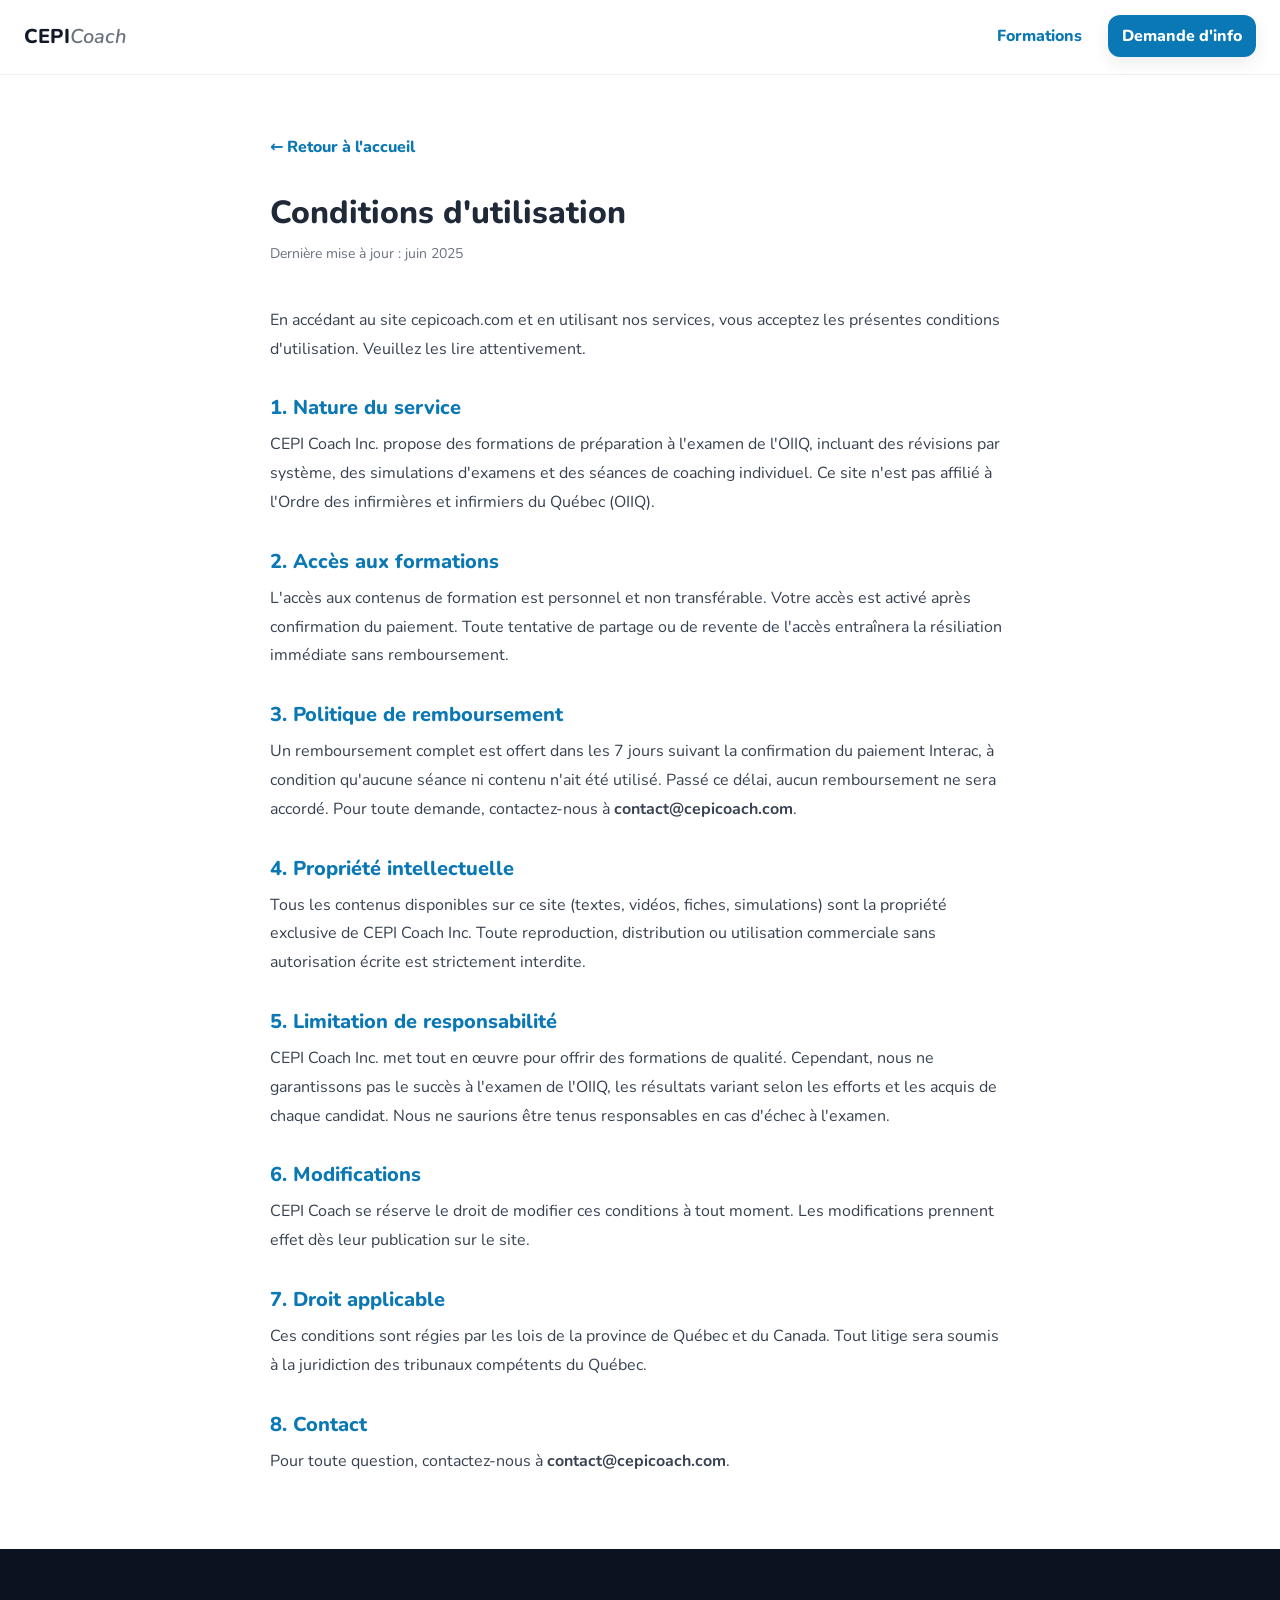
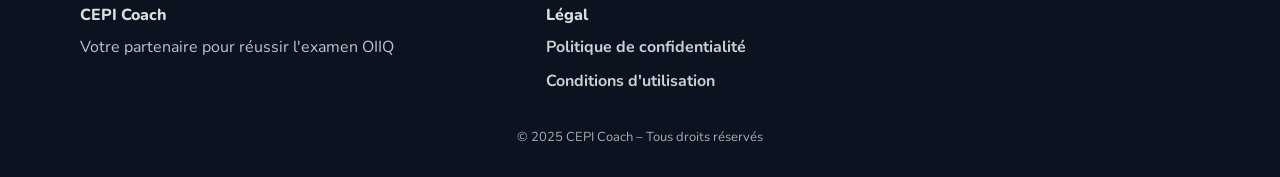
<file: conditions-utilisation.html>
<!DOCTYPE html>
<html lang="fr">
<head>
  <meta charset="UTF-8" />
  <meta name="viewport" content="width=device-width, initial-scale=1.0" />
  <title>Conditions d'utilisation | CEPI Coach</title>
  <link rel="icon" type="image/x-icon" href="images/favicon.ico" />
  <link rel="preconnect" href="https://fonts.googleapis.com" />
  <link rel="preconnect" href="https://fonts.gstatic.com" crossorigin />
  <link href="https://fonts.googleapis.com/css2?family=Nunito:wght@400;600;800&display=swap" rel="stylesheet" />
  <link rel="stylesheet" href="style.css" />
  <style>
    .legal-page { max-width: 780px; margin: 0 auto; padding: 60px 20px; }
    .legal-page h1 { font-size: 32px; font-weight: 800; margin-bottom: 8px; }
    .legal-page .updated { color: #6b7280; font-size: 14px; margin-bottom: 40px; }
    .legal-page h2 { font-size: 20px; font-weight: 800; margin: 32px 0 10px; color: #0b78b6; }
    .legal-page p { line-height: 1.8; margin-bottom: 14px; color: #374151; }
    .legal-back { display: inline-flex; align-items: center; gap: 8px; color: #0b78b6; font-weight: 800; text-decoration: none; margin-bottom: 32px; }
    .legal-back:hover { color: #086293; }
  </style>
</head>
<body>
  <header id="header">
    <nav class="navbar">
      <div class="logo"><a href="index.html">CEPI<em>Coach</em></a></div>
      <ul class="nav-links">
        <li><a href="index.html#formations">Formations</a></li>
        <li><a href="index.html#inscription" class="cta-nav">Demande d'info</a></li>
      </ul>
    </nav>
  </header>

  <main class="legal-page">
    <a href="index.html" class="legal-back">← Retour à l'accueil</a>

    <h1>Conditions d'utilisation</h1>
    <p class="updated">Dernière mise à jour : juin 2025</p>

    <p>En accédant au site cepicoach.com et en utilisant nos services, vous acceptez les présentes conditions d'utilisation. Veuillez les lire attentivement.</p>

    <h2>1. Nature du service</h2>
    <p>CEPI Coach Inc. propose des formations de préparation à l'examen de l'OIIQ, incluant des révisions par système, des simulations d'examens et des séances de coaching individuel. Ce site n'est pas affilié à l'Ordre des infirmières et infirmiers du Québec (OIIQ).</p>

    <h2>2. Accès aux formations</h2>
    <p>L'accès aux contenus de formation est personnel et non transférable. Votre accès est activé après confirmation du paiement. Toute tentative de partage ou de revente de l'accès entraînera la résiliation immédiate sans remboursement.</p>

    <h2>3. Politique de remboursement</h2>
    <p>Un remboursement complet est offert dans les 7 jours suivant la confirmation du paiement Interac, à condition qu'aucune séance ni contenu n'ait été utilisé. Passé ce délai, aucun remboursement ne sera accordé. Pour toute demande, contactez-nous à <strong>contact@cepicoach.com</strong>.</p>

    <h2>4. Propriété intellectuelle</h2>
    <p>Tous les contenus disponibles sur ce site (textes, vidéos, fiches, simulations) sont la propriété exclusive de CEPI Coach Inc. Toute reproduction, distribution ou utilisation commerciale sans autorisation écrite est strictement interdite.</p>

    <h2>5. Limitation de responsabilité</h2>
    <p>CEPI Coach Inc. met tout en œuvre pour offrir des formations de qualité. Cependant, nous ne garantissons pas le succès à l'examen de l'OIIQ, les résultats variant selon les efforts et les acquis de chaque candidat. Nous ne saurions être tenus responsables en cas d'échec à l'examen.</p>

    <h2>6. Modifications</h2>
    <p>CEPI Coach se réserve le droit de modifier ces conditions à tout moment. Les modifications prennent effet dès leur publication sur le site.</p>

    <h2>7. Droit applicable</h2>
    <p>Ces conditions sont régies par les lois de la province de Québec et du Canada. Tout litige sera soumis à la juridiction des tribunaux compétents du Québec.</p>

    <h2>8. Contact</h2>
    <p>Pour toute question, contactez-nous à <strong>contact@cepicoach.com</strong>.</p>
  </main>

  <footer>
    <div class="container footer-content">
      <div class="footer-col">
        <h4>CEPI Coach</h4>
        <p>Votre partenaire pour réussir l'examen OIIQ</p>
      </div>
      <div class="footer-col">
        <h4>Légal</h4>
        <ul>
          <li><a href="politique-confidentialite.html">Politique de confidentialité</a></li>
          <li><a href="conditions-utilisation.html">Conditions d'utilisation</a></li>
        </ul>
      </div>
    </div>
    <div class="footer-bottom"><p>© 2025 CEPI Coach – Tous droits réservés</p></div>
  </footer>
</body>
</html>
</file>
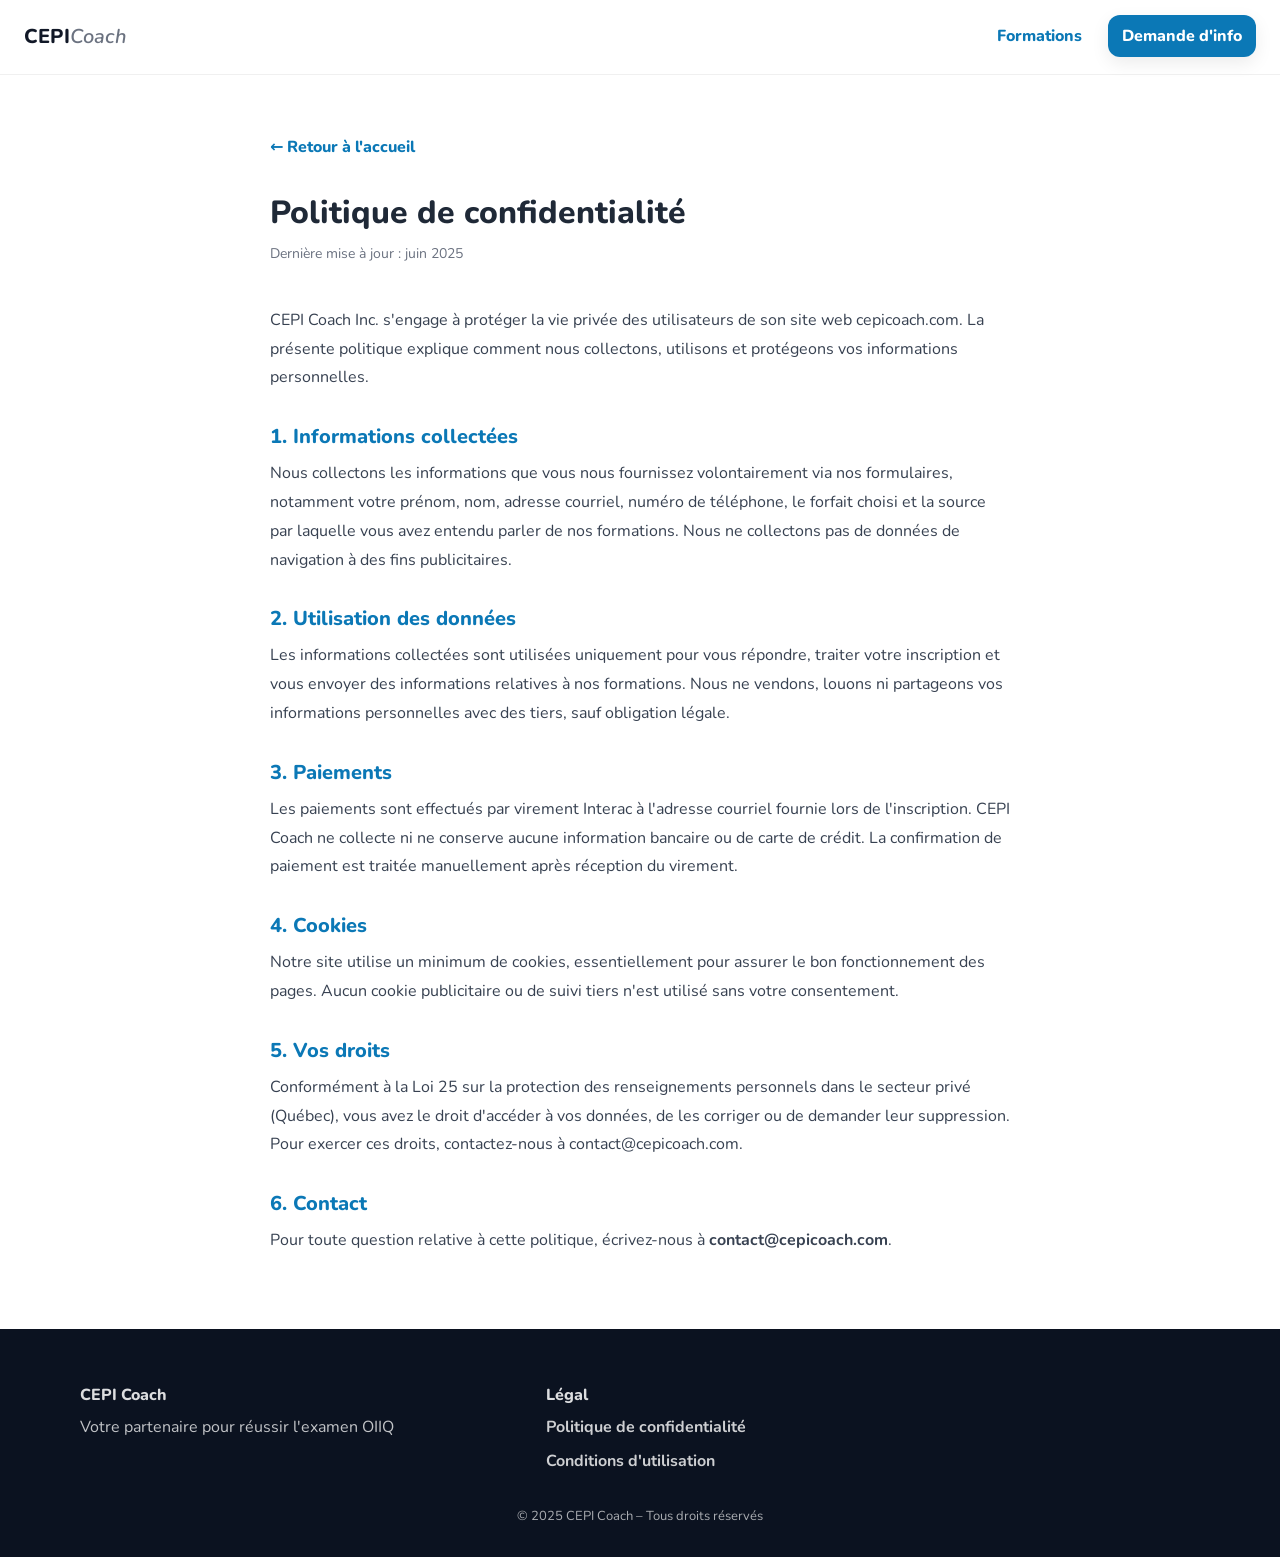
<file: politique-confidentialite.html>
<!DOCTYPE html>
<html lang="fr">
<head>
  <meta charset="UTF-8" />
  <meta name="viewport" content="width=device-width, initial-scale=1.0" />
  <title>Politique de confidentialité | CEPI Coach</title>
  <link rel="icon" type="image/x-icon" href="images/favicon.ico" />
  <link rel="preconnect" href="https://fonts.googleapis.com" />
  <link rel="preconnect" href="https://fonts.gstatic.com" crossorigin />
  <link href="https://fonts.googleapis.com/css2?family=Nunito:wght@400;600;800&display=swap" rel="stylesheet" />
  <link rel="stylesheet" href="style.css" />
  <style>
    .legal-page { max-width: 780px; margin: 0 auto; padding: 60px 20px; }
    .legal-page h1 { font-size: 32px; font-weight: 800; margin-bottom: 8px; }
    .legal-page .updated { color: #6b7280; font-size: 14px; margin-bottom: 40px; }
    .legal-page h2 { font-size: 20px; font-weight: 800; margin: 32px 0 10px; color: #0b78b6; }
    .legal-page p { line-height: 1.8; margin-bottom: 14px; color: #374151; }
    .legal-back { display: inline-flex; align-items: center; gap: 8px; color: #0b78b6; font-weight: 800; text-decoration: none; margin-bottom: 32px; }
    .legal-back:hover { color: #086293; }
  </style>
</head>
<body>
  <header id="header">
    <nav class="navbar">
      <div class="logo"><a href="index.html">CEPI<em>Coach</em></a></div>
      <ul class="nav-links">
        <li><a href="index.html#formations">Formations</a></li>
        <li><a href="index.html#inscription" class="cta-nav">Demande d'info</a></li>
      </ul>
    </nav>
  </header>

  <main class="legal-page">
    <a href="index.html" class="legal-back">← Retour à l'accueil</a>

    <h1>Politique de confidentialité</h1>
    <p class="updated">Dernière mise à jour : juin 2025</p>

    <p>CEPI Coach Inc. s'engage à protéger la vie privée des utilisateurs de son site web cepicoach.com. La présente politique explique comment nous collectons, utilisons et protégeons vos informations personnelles.</p>

    <h2>1. Informations collectées</h2>
    <p>Nous collectons les informations que vous nous fournissez volontairement via nos formulaires, notamment votre prénom, nom, adresse courriel, numéro de téléphone, le forfait choisi et la source par laquelle vous avez entendu parler de nos formations. Nous ne collectons pas de données de navigation à des fins publicitaires.</p>

    <h2>2. Utilisation des données</h2>
    <p>Les informations collectées sont utilisées uniquement pour vous répondre, traiter votre inscription et vous envoyer des informations relatives à nos formations. Nous ne vendons, louons ni partageons vos informations personnelles avec des tiers, sauf obligation légale.</p>

    <h2>3. Paiements</h2>
    <p>Les paiements sont effectués par virement Interac à l'adresse courriel fournie lors de l'inscription. CEPI Coach ne collecte ni ne conserve aucune information bancaire ou de carte de crédit. La confirmation de paiement est traitée manuellement après réception du virement.</p>

    <h2>4. Cookies</h2>
    <p>Notre site utilise un minimum de cookies, essentiellement pour assurer le bon fonctionnement des pages. Aucun cookie publicitaire ou de suivi tiers n'est utilisé sans votre consentement.</p>

    <h2>5. Vos droits</h2>
    <p>Conformément à la Loi 25 sur la protection des renseignements personnels dans le secteur privé (Québec), vous avez le droit d'accéder à vos données, de les corriger ou de demander leur suppression. Pour exercer ces droits, contactez-nous à contact@cepicoach.com.</p>

    <h2>6. Contact</h2>
    <p>Pour toute question relative à cette politique, écrivez-nous à <strong>contact@cepicoach.com</strong>.</p>
  </main>

  <footer>
    <div class="container footer-content">
      <div class="footer-col">
        <h4>CEPI Coach</h4>
        <p>Votre partenaire pour réussir l'examen OIIQ</p>
      </div>
      <div class="footer-col">
        <h4>Légal</h4>
        <ul>
          <li><a href="politique-confidentialite.html">Politique de confidentialité</a></li>
          <li><a href="conditions-utilisation.html">Conditions d'utilisation</a></li>
        </ul>
      </div>
    </div>
    <div class="footer-bottom"><p>© 2025 CEPI Coach – Tous droits réservés</p></div>
  </footer>
</body>
</html>
</file>
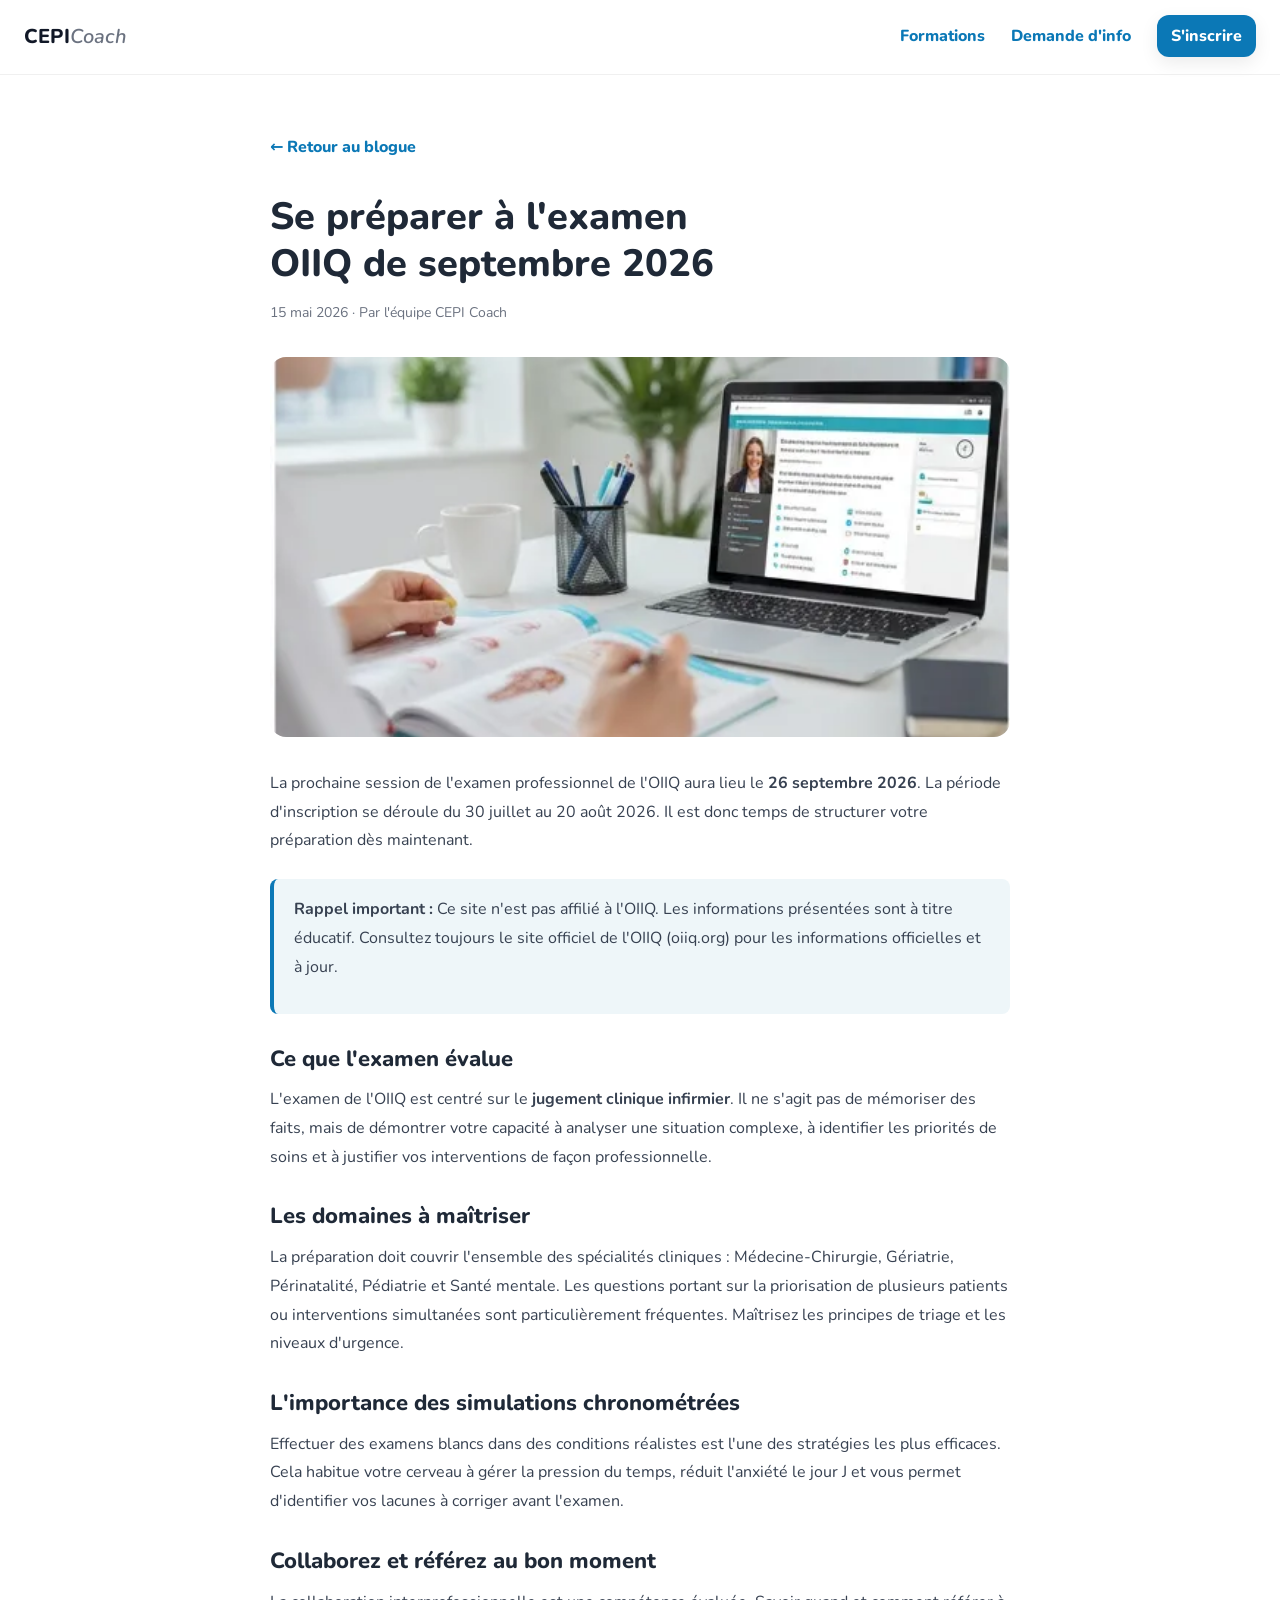
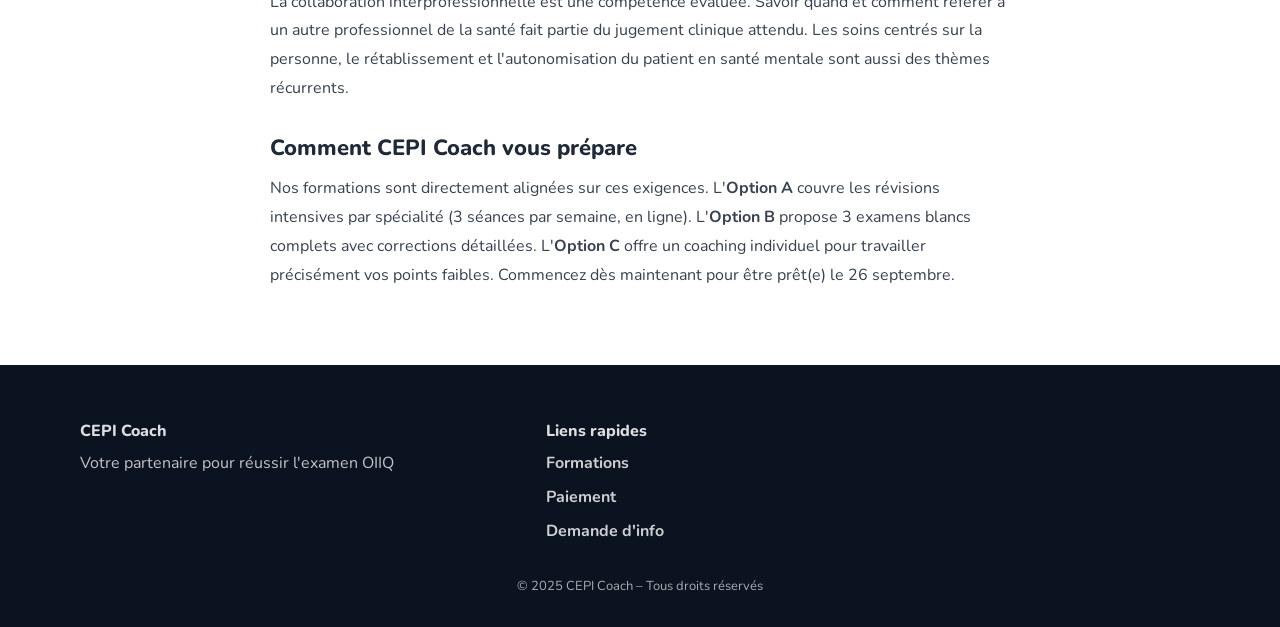
<file: blog/directives-oiiq-2025.html>
<!DOCTYPE html>
<html lang="fr">
<head>
  <meta charset="UTF-8" />
  <meta name="viewport" content="width=device-width, initial-scale=1.0" />
  <title>Se préparer à l'examen OIIQ de septembre 2026 | CEPI Coach</title>
  <meta name="description" content="Tout ce que vous devez savoir pour aborder l'examen professionnel OIIQ du 26 septembre 2026 avec confiance." />
  <link rel="icon" type="image/x-icon" href="../images/favicon.ico" />
  <link rel="preconnect" href="https://fonts.googleapis.com" />
  <link rel="preconnect" href="https://fonts.gstatic.com" crossorigin />
  <link href="https://fonts.googleapis.com/css2?family=Nunito:wght@400;600;800&display=swap" rel="stylesheet" />
  <link rel="stylesheet" href="../style.css" />
  <style>
    .blog-post { max-width: 780px; margin: 0 auto; padding: 60px 20px; }
    .blog-post h1 { font-size: clamp(26px, 3vw, 38px); font-weight: 800; margin-bottom: 12px; }
    .blog-post .meta { color: #6b7280; font-size: 14px; margin-bottom: 32px; }
    .blog-post img { width: 100%; border-radius: 16px; margin-bottom: 32px; max-height: 380px; object-fit: cover; }
    .blog-post h2 { font-size: 22px; font-weight: 800; margin: 32px 0 12px; }
    .blog-post p { line-height: 1.8; margin-bottom: 16px; color: #374151; }
    .blog-back { display: inline-flex; align-items: center; gap: 8px; color: #0b78b6; font-weight: 800; text-decoration: none; margin-bottom: 32px; }
    .blog-back:hover { color: #086293; }
    .highlight-box { background: #eef6f9; border-left: 4px solid #0b78b6; border-radius: 8px; padding: 16px 20px; margin: 24px 0; }
  </style>
</head>
<body>
  <header id="header">
    <nav class="navbar">
      <div class="logo"><a href="../index.html">CEPI<em>Coach</em></a></div>
      <ul class="nav-links">
        <li><a href="../index.html#formations">Formations</a></li>
        <li><a href="../index.html#inscription">Demande d'info</a></li>
        <li><a href="../index.html#paiement" class="cta-nav">S'inscrire</a></li>
      </ul>
    </nav>
  </header>

  <main class="blog-post">
    <a href="../index.html#blogue" class="blog-back">← Retour au blogue</a>

    <h1>Se préparer à l'examen OIIQ de septembre 2026</h1>
    <p class="meta">15 mai 2026 · Par l'équipe CEPI Coach</p>

    <img src="../images/formation.webp" alt="Préparation à l'examen professionnel OIIQ septembre 2026" />

    <p>La prochaine session de l'examen professionnel de l'OIIQ aura lieu le <strong>26 septembre 2026</strong>. La période d'inscription se déroule du 30 juillet au 20 août 2026. Il est donc temps de structurer votre préparation dès maintenant.</p>

    <div class="highlight-box">
      <p><strong>Rappel important :</strong> Ce site n'est pas affilié à l'OIIQ. Les informations présentées sont à titre éducatif. Consultez toujours le site officiel de l'OIIQ (oiiq.org) pour les informations officielles et à jour.</p>
    </div>

    <h2>Ce que l'examen évalue</h2>
    <p>L'examen de l'OIIQ est centré sur le <strong>jugement clinique infirmier</strong>. Il ne s'agit pas de mémoriser des faits, mais de démontrer votre capacité à analyser une situation complexe, à identifier les priorités de soins et à justifier vos interventions de façon professionnelle.</p>

    <h2>Les domaines à maîtriser</h2>
    <p>La préparation doit couvrir l'ensemble des spécialités cliniques : Médecine-Chirurgie, Gériatrie, Périnatalité, Pédiatrie et Santé mentale. Les questions portant sur la priorisation de plusieurs patients ou interventions simultanées sont particulièrement fréquentes. Maîtrisez les principes de triage et les niveaux d'urgence.</p>

    <h2>L'importance des simulations chronométrées</h2>
    <p>Effectuer des examens blancs dans des conditions réalistes est l'une des stratégies les plus efficaces. Cela habitue votre cerveau à gérer la pression du temps, réduit l'anxiété le jour J et vous permet d'identifier vos lacunes à corriger avant l'examen.</p>

    <h2>Collaborez et référez au bon moment</h2>
    <p>La collaboration interprofessionnelle est une compétence évaluée. Savoir quand et comment référer à un autre professionnel de la santé fait partie du jugement clinique attendu. Les soins centrés sur la personne, le rétablissement et l'autonomisation du patient en santé mentale sont aussi des thèmes récurrents.</p>

    <h2>Comment CEPI Coach vous prépare</h2>
    <p>Nos formations sont directement alignées sur ces exigences. L'<strong>Option A</strong> couvre les révisions intensives par spécialité (3 séances par semaine, en ligne). L'<strong>Option B</strong> propose 3 examens blancs complets avec corrections détaillées. L'<strong>Option C</strong> offre un coaching individuel pour travailler précisément vos points faibles. Commencez dès maintenant pour être prêt(e) le 26 septembre.</p>
  </main>

  <footer>
    <div class="container footer-content">
      <div class="footer-col">
        <h4>CEPI Coach</h4>
        <p>Votre partenaire pour réussir l'examen OIIQ</p>
      </div>
      <div class="footer-col">
        <h4>Liens rapides</h4>
        <ul>
          <li><a href="../index.html#formations">Formations</a></li>
          <li><a href="../index.html#paiement">Paiement</a></li>
          <li><a href="../index.html#inscription">Demande d'info</a></li>
        </ul>
      </div>
    </div>
    <div class="footer-bottom"><p>© 2025 CEPI Coach – Tous droits réservés</p></div>
  </footer>
</body>
</html>
</file>
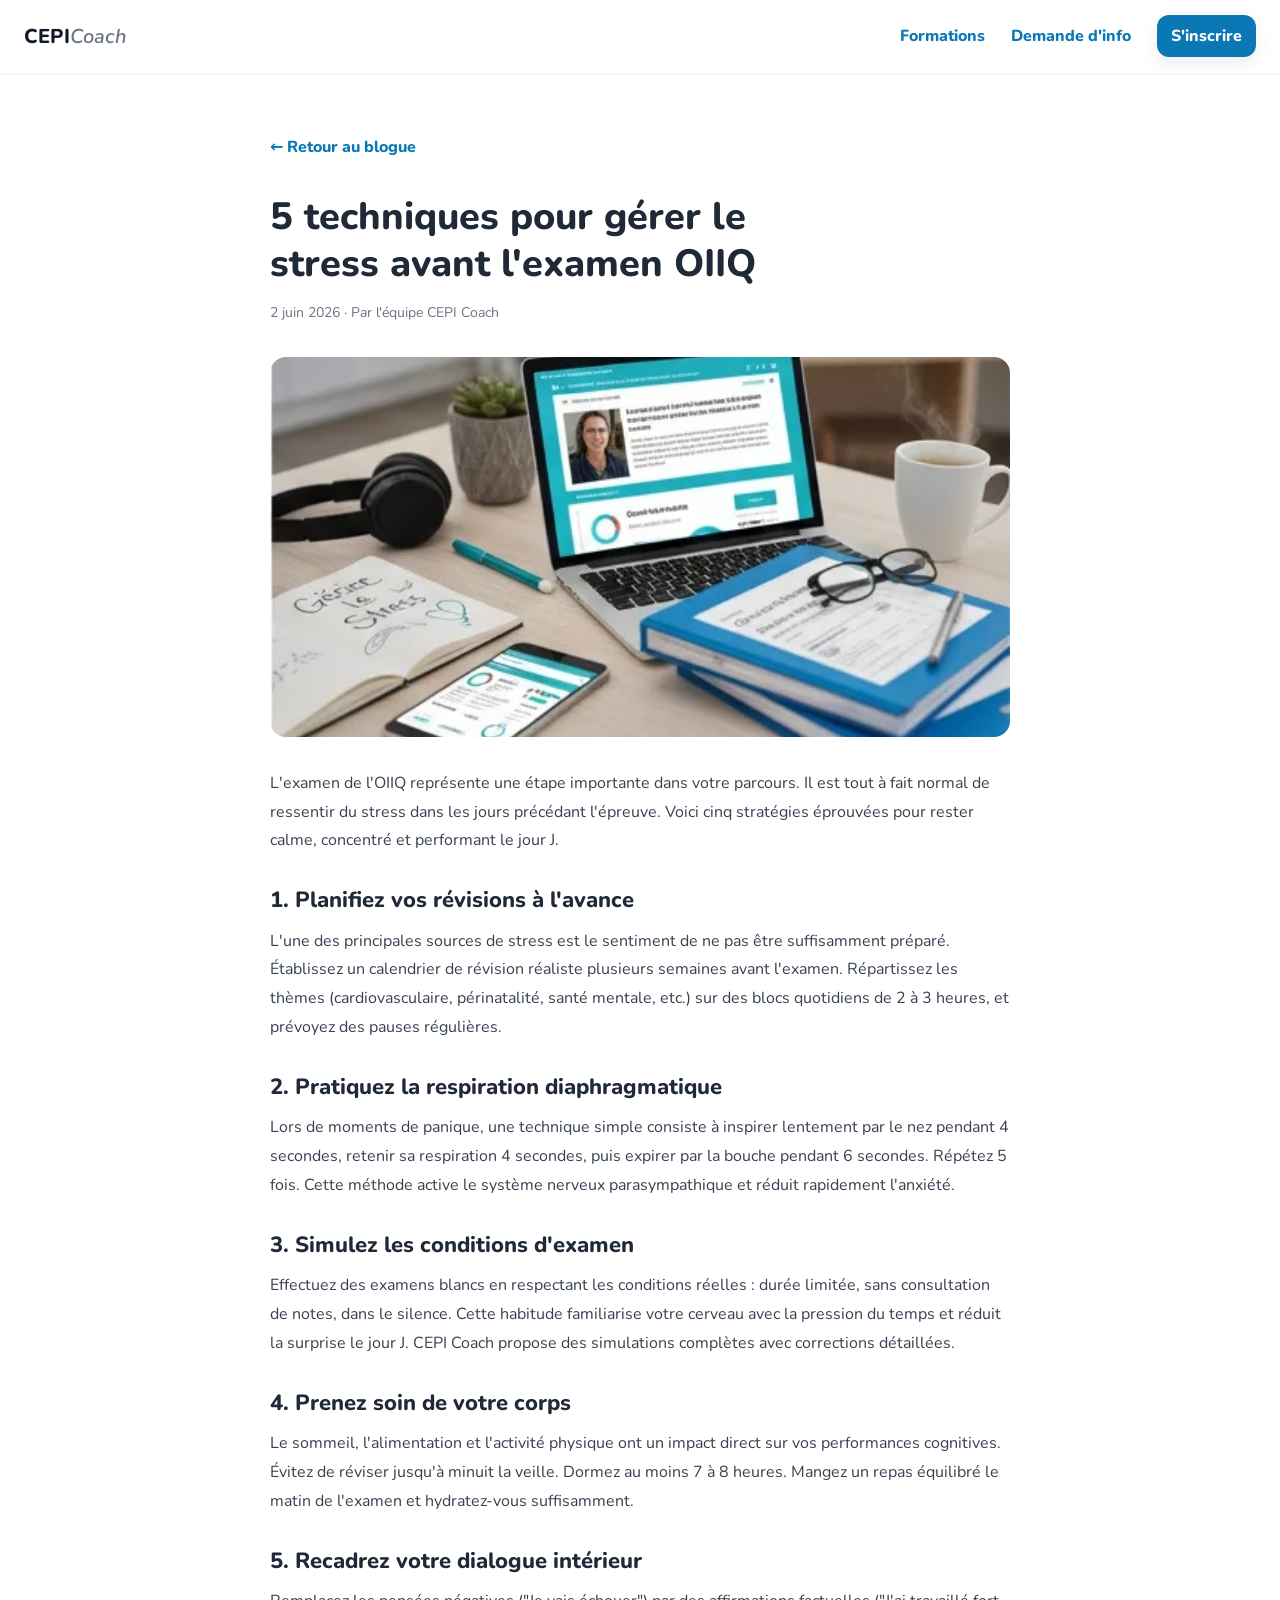
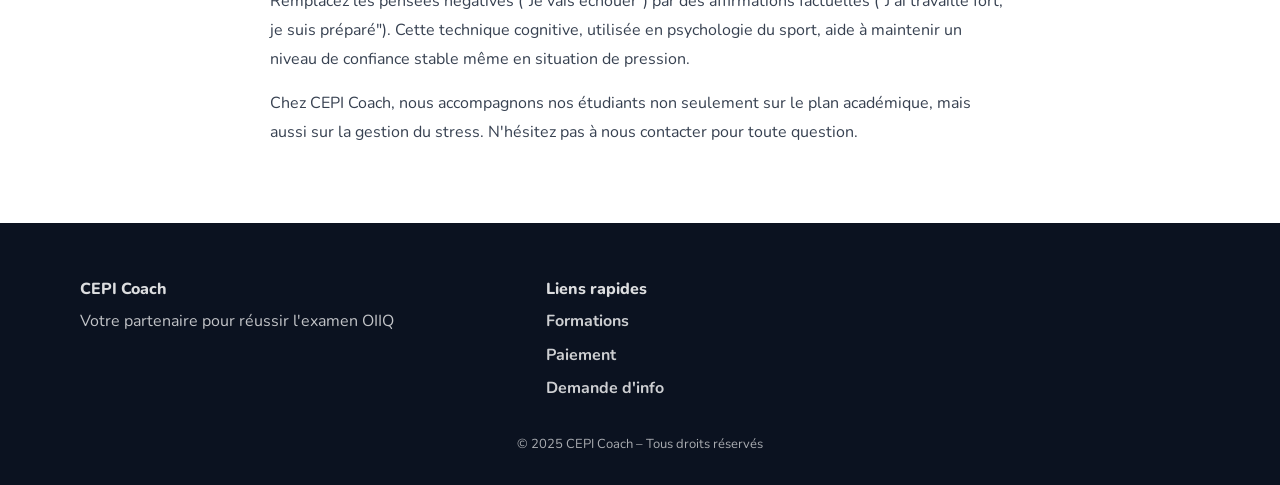
<file: blog/gerer-stress-examen.html>
<!DOCTYPE html>
<html lang="fr">
<head>
  <meta charset="UTF-8" />
  <meta name="viewport" content="width=device-width, initial-scale=1.0" />
  <title>5 techniques pour gérer le stress avant l'examen OIIQ | CEPI Coach</title>
  <meta name="description" content="Découvrez des stratégies éprouvées pour rester calme et concentré le jour de votre examen OIIQ." />
  <link rel="icon" type="image/x-icon" href="../images/favicon.ico" />
  <link rel="preconnect" href="https://fonts.googleapis.com" />
  <link rel="preconnect" href="https://fonts.gstatic.com" crossorigin />
  <link href="https://fonts.googleapis.com/css2?family=Nunito:wght@400;600;800&display=swap" rel="stylesheet" />
  <link rel="stylesheet" href="../style.css" />
  <style>
    .blog-post { max-width: 780px; margin: 0 auto; padding: 60px 20px; }
    .blog-post h1 { font-size: clamp(26px, 3vw, 38px); font-weight: 800; margin-bottom: 12px; }
    .blog-post .meta { color: #6b7280; font-size: 14px; margin-bottom: 32px; }
    .blog-post img { width: 100%; border-radius: 16px; margin-bottom: 32px; max-height: 380px; object-fit: cover; }
    .blog-post h2 { font-size: 22px; font-weight: 800; margin: 32px 0 12px; }
    .blog-post p { line-height: 1.8; margin-bottom: 16px; color: #374151; }
    .blog-back { display: inline-flex; align-items: center; gap: 8px; color: #0b78b6; font-weight: 800; text-decoration: none; margin-bottom: 32px; }
    .blog-back:hover { color: #086293; }
  </style>
</head>
<body>
  <header id="header">
    <nav class="navbar">
      <div class="logo"><a href="../index.html">CEPI<em>Coach</em></a></div>
      <ul class="nav-links">
        <li><a href="../index.html#formations">Formations</a></li>
        <li><a href="../index.html#inscription">Demande d'info</a></li>
        <li><a href="../index.html#paiement" class="cta-nav">S'inscrire</a></li>
      </ul>
    </nav>
  </header>

  <main class="blog-post">
    <a href="../index.html#blogue" class="blog-back">← Retour au blogue</a>

    <h1>5 techniques pour gérer le stress avant l'examen OIIQ</h1>
    <p class="meta">2 juin 2026 · Par l'équipe CEPI Coach</p>

    <img src="../images/student-tablet.webp" alt="Étudiante en soins infirmiers se préparant à l'examen OIIQ" />

    <p>L'examen de l'OIIQ représente une étape importante dans votre parcours. Il est tout à fait normal de ressentir du stress dans les jours précédant l'épreuve. Voici cinq stratégies éprouvées pour rester calme, concentré et performant le jour J.</p>

    <h2>1. Planifiez vos révisions à l'avance</h2>
    <p>L'une des principales sources de stress est le sentiment de ne pas être suffisamment préparé. Établissez un calendrier de révision réaliste plusieurs semaines avant l'examen. Répartissez les thèmes (cardiovasculaire, périnatalité, santé mentale, etc.) sur des blocs quotidiens de 2 à 3 heures, et prévoyez des pauses régulières.</p>

    <h2>2. Pratiquez la respiration diaphragmatique</h2>
    <p>Lors de moments de panique, une technique simple consiste à inspirer lentement par le nez pendant 4 secondes, retenir sa respiration 4 secondes, puis expirer par la bouche pendant 6 secondes. Répétez 5 fois. Cette méthode active le système nerveux parasympathique et réduit rapidement l'anxiété.</p>

    <h2>3. Simulez les conditions d'examen</h2>
    <p>Effectuez des examens blancs en respectant les conditions réelles : durée limitée, sans consultation de notes, dans le silence. Cette habitude familiarise votre cerveau avec la pression du temps et réduit la surprise le jour J. CEPI Coach propose des simulations complètes avec corrections détaillées.</p>

    <h2>4. Prenez soin de votre corps</h2>
    <p>Le sommeil, l'alimentation et l'activité physique ont un impact direct sur vos performances cognitives. Évitez de réviser jusqu'à minuit la veille. Dormez au moins 7 à 8 heures. Mangez un repas équilibré le matin de l'examen et hydratez-vous suffisamment.</p>

    <h2>5. Recadrez votre dialogue intérieur</h2>
    <p>Remplacez les pensées négatives ("Je vais échouer") par des affirmations factuelles ("J'ai travaillé fort, je suis préparé"). Cette technique cognitive, utilisée en psychologie du sport, aide à maintenir un niveau de confiance stable même en situation de pression.</p>

    <p>Chez CEPI Coach, nous accompagnons nos étudiants non seulement sur le plan académique, mais aussi sur la gestion du stress. N'hésitez pas à nous contacter pour toute question.</p>
  </main>

  <footer>
    <div class="container footer-content">
      <div class="footer-col">
        <h4>CEPI Coach</h4>
        <p>Votre partenaire pour réussir l'examen OIIQ</p>
      </div>
      <div class="footer-col">
        <h4>Liens rapides</h4>
        <ul>
          <li><a href="../index.html#formations">Formations</a></li>
          <li><a href="../index.html#paiement">Paiement</a></li>
          <li><a href="../index.html#inscription">Demande d'info</a></li>
        </ul>
      </div>
    </div>
    <div class="footer-bottom"><p>© 2025 CEPI Coach – Tous droits réservés</p></div>
  </footer>
</body>
</html>
</file>
<file: style.css>
/* =========================================================
   CEPI Coach — style.css (complet)
   Design inspiré de https://noe2019.github.io/site-cepi-ooiq/
   - Navbar blanche sticky
   - Hero full-screen + overlay
   - Sections alternées blanc / bleu pâle
   - Cartes arrondies + ombres douces
   - Paiement + Formulaire stylés
   - Responsive + menu mobile
========================================================= */

/* =========================
   THEME
========================= */
:root{
  --bg: #ffffff;
  --light: #eef6f9;
  --text: #1f2937;
  --muted: #6b7280;
  --primary: #0b78b6;
  --primary-dark: #086293;

  --radius: 16px;
  --radius-sm: 12px;

  --shadow: 0 10px 30px rgba(0,0,0,.08);
  --shadow-soft: 0 6px 18px rgba(0,0,0,.08);

  --container: 1120px;
  --header-h: 74px;
}

/* =========================
   RESET / BASE
========================= */
*{ box-sizing:border-box; }
html{ scroll-behavior:smooth; -webkit-text-size-adjust:100%; }
section[id]{ scroll-margin-top:var(--header-h); }
body{
  margin:0;
  font-family:"Nunito", system-ui, -apple-system, Segoe UI, Roboto, Arial, sans-serif;
  color:var(--text);
  background:var(--bg);
  line-height:1.6;
}

img{ max-width:100%; display:block; }
a{ color:inherit; }
p{ margin:0 0 12px; }
h1,h2,h3,h4{ margin:0 0 12px; line-height:1.25; text-wrap:balance; }
ul{ margin:0; padding:0; }

.container{
  width:min(var(--container), calc(100% - 40px));
  margin:0 auto;
}

.text-center{ text-align:center; }

/* =========================
   HEADER / NAVBAR
========================= */
#header{
  position:sticky;
  top:0;
  z-index:999;
  background:#fff;
  border-bottom:1px solid rgba(0,0,0,.06);
}

.navbar{
  height:var(--header-h);
  display:flex;
  align-items:center;
  justify-content:space-between;
  gap:24px;
  padding:0 24px;
}

.logo a{
  text-decoration:none;
  color:#111827;
  font-weight:800;
  font-size:20px;
  letter-spacing:.2px;
}
.logo em{
  font-style:italic;
  font-weight:600;
  color:var(--muted);
}

/* Desktop nav */
.nav-links{
  list-style:none;
  display:flex;
  align-items:center;
  gap:26px;
  margin:0;
  padding:0;
}

.nav-links a{
  text-decoration:none;
  color:var(--primary);
  font-weight:800;
  font-size:16px;
}
.nav-links a:hover{ color:var(--primary-dark); }

/* active link (scroll-spy) */
.nav-links a.active{
  color:var(--primary-dark);
  position:relative;
}
.nav-links a.active::after{
  content:"";
  position:absolute;
  left:0;
  right:0;
  bottom:-8px;
  height:3px;
  border-radius:999px;
  background:var(--primary);
}

/* CTA in nav */
.cta-nav{
  background:var(--primary);
  color:#fff !important;
  padding:10px 14px;
  border-radius:12px;
  box-shadow: var(--shadow-soft);
}
.cta-nav:hover{
  background:var(--primary-dark);
}

/* Mobile hamburger */
.menu-toggle{
  display:none;
  background:transparent;
  border:0;
  cursor:pointer;
  padding:6px;
}
.menu-toggle span{
  display:block;
  width:26px;
  height:2px;
  background:#111827;
  margin:6px 0;
  border-radius:2px;
  transition:transform .2s ease, opacity .2s ease;
}
.menu-toggle.active span:nth-child(1){ transform:translateY(8px) rotate(45deg); }
.menu-toggle.active span:nth-child(2){ opacity:0; }
.menu-toggle.active span:nth-child(3){ transform:translateY(-8px) rotate(-45deg); }

/* =========================
   HERO
========================= */
.hero{
  position:relative;
  min-height: calc(100vh - var(--header-h));
  display:flex;
  align-items:center;
  justify-content:center;
  overflow:hidden;
}

.hero-bg{
  position:absolute;
  inset:0;
  width:100%;
  height:100%;
  object-fit:cover;
  filter:saturate(1.05);
  transform:scale(1.02);
}

.hero::after{
  content:"";
  position:absolute;
  inset:0;
  background: rgba(0,0,0,.42);
}

.hero-content{
  position:relative;
  z-index:2;
  width:min(920px, calc(100% - 40px));
  text-align:center;
  color:#fff;
  padding:64px 0;
}

.hero h1{
  font-size:clamp(32px, 4vw, 54px);
  font-weight:800;
  margin-bottom:14px;
}

.hero .highlight{ color:#fff; }

.hero-subtitle{
  margin:0 auto 22px;
  max-width:720px;
  font-size:18px;
  color:rgba(255,255,255,.92);
}

.hero-stats{
  display:flex;
  justify-content:center;
  gap:22px;
  margin:18px 0 26px;
  flex-wrap:wrap;
}
.stat{
  background:rgba(255,255,255,.14);
  border:1px solid rgba(255,255,255,.18);
  backdrop-filter: blur(6px);
  border-radius:14px;
  padding:12px 16px;
  min-width:150px;
}
.stat strong{
  display:block;
  font-size:26px;
  font-weight:800;
  line-height:1.2;
}
.stat span{
  font-size:13px;
  opacity:.95;
}

.hero-actions{
  display:flex;
  justify-content:center;
  gap:14px;
  flex-wrap:wrap;
  margin-top:18px;
}

/* =========================
   BUTTONS
========================= */
.btn-primary, .btn-secondary, .btn-card{
  display:inline-flex;
  align-items:center;
  justify-content:center;
  text-decoration:none;
  font-weight:800;
  border-radius:12px;
  padding:12px 18px;
  transition: transform .12s ease, background .12s ease, box-shadow .12s ease, color .12s ease;
  user-select:none;
}

.btn-large{ padding:14px 22px; font-size:16px; }

.btn-primary{
  background:var(--primary);
  color:#fff;
  box-shadow:var(--shadow-soft);
}
.btn-primary:hover{
  background:var(--primary-dark);
  transform:translateY(-1px);
}

.btn-secondary{
  background:#fff;
  color:var(--primary);
  box-shadow:0 10px 28px rgba(0,0,0,.12);
}
.btn-secondary:hover{
  transform:translateY(-1px);
  color:var(--primary-dark);
}

.btn-card{
  background:var(--primary);
  color:#fff;
  box-shadow:var(--shadow-soft);
}
.btn-card:hover{
  background:var(--primary-dark);
  transform:translateY(-1px);
}

/* =========================
   SECTIONS
========================= */
.section{
  padding:84px 0;
}
.section.light{
  background:var(--light);
}

.section-title{
  text-align:center;
  font-size:32px;
  font-weight:800;
  margin:0 0 10px;
}
.section-subtitle{
  text-align:center;
  margin:0 auto 40px;
  color:var(--muted);
  max-width:720px;
}

/* =========================
   COUNTDOWN
========================= */
.countdown-section h2{
  text-align:center;
  margin:0 0 18px;
  font-weight:800;
}
.timer{
  display:flex;
  justify-content:center;
  gap:18px;
  flex-wrap:wrap;
  margin-top:10px;
}
.time-unit{
  background:#fff;
  border-radius:14px;
  padding:14px 18px;
  box-shadow:var(--shadow-soft);
  min-width:120px;
  text-align:center;
  border:1px solid rgba(0,0,0,.05);
}
.time-value{
  font-size:30px;
  font-weight:800;
  color:var(--primary);
}
.time-label{
  color:var(--muted);
  font-size:13px;
}
.countdown-cta{
  text-align:center;
  margin-top:14px;
  color:var(--muted);
  font-weight:700;
}

/* =========================
   CARDS (FORMATIONS)
========================= */
.cards{
  display:grid;
  grid-template-columns: repeat(3, 1fr);
  gap:28px;
  align-items: stretch; /* toutes les cartes à la même hauteur */
}

.card{
  background:#fff;
  border-radius:var(--radius);
  box-shadow:var(--shadow-soft);
  overflow:hidden;
  border:1px solid rgba(0,0,0,.06);
  padding:20px 22px 22px;
  position:relative;
  /* Flexbox colonne : ancre le footer en bas */
  display:flex;
  flex-direction:column;
  transition: transform .18s ease, box-shadow .18s ease;
}
.card:hover{
  transform:translateY(-4px);
  box-shadow:var(--shadow);
}

.card img{
  border-radius:12px;
  height:190px;
  width:100%;
  object-fit:cover;
  flex-shrink:0;
}

.card h3{
  text-align:center;
  margin:16px 0 10px;
  font-size:21px;
  font-weight:800;
  flex-shrink:0;
}

.card-desc{
  text-align:center;
  color:var(--muted);
  font-size:14.5px;
  line-height:1.55;
  /* Zone fixe : la liste commence toujours au même niveau */
  min-height:72px;
  margin:0 0 14px;
  flex-shrink:0;
}

.card-features{
  list-style:none;
  padding:0;
  color:#374151;
  font-size:14.5px;
  margin:0;
  /* Prend tout l'espace restant → pousse le footer vers le bas */
  flex:1;
}
.card-features li{
  display:flex;
  align-items:flex-start;
  gap:8px;
  padding:5px 0;
  border-bottom:1px solid rgba(0,0,0,.04);
}
.card-features li:last-child{ border-bottom:none; }

/* Séparateur + prix + bouton */
.card-footer{
  margin-top:20px;
  padding-top:16px;
  border-top:1px solid rgba(0,0,0,.07);
  display:flex;
  flex-direction:column;
  gap:12px;
  align-items:stretch;
}

.price{
  margin:0;
  font-size:28px;
  font-weight:800;
  color:var(--primary);
  text-align:center;
}
.currency{
  font-size:15px;
  color:var(--muted);
  font-weight:700;
}

/* Bouton pleine largeur ancré en bas */
.btn-card{
  background:var(--primary);
  color:#fff;
  box-shadow:var(--shadow-soft);
  width:100%;
  justify-content:center;
}
.btn-card:hover{
  background:var(--primary-dark);
  transform:translateY(-1px);
}

.card-badge{
  position:absolute;
  top:14px;
  left:14px;
  background:#fff;
  color:#111827;
  font-weight:800;
  font-size:12px;
  padding:5px 10px;
  border-radius:999px;
  box-shadow:var(--shadow-soft);
  z-index:1;
}
.card-badge.premium{
  background:#111827;
  color:#fff;
}


/* =========================
   SPLIT (Méthode)
========================= */
.split{
  display:grid;
  grid-template-columns: 1.1fr .9fr;
  gap:40px;
  align-items:center;
}

.split .lead{
  color:var(--muted);
  margin-top:6px;
}

.method-list{
  list-style:none;
  padding:0;
  margin:18px 0 0;
}
.method-list li{
  margin:14px 0;
}
.method-list strong{
  color:#111827;
}
.method-list p{
  margin:6px 0 0;
  color:var(--muted);
}

.split .image img{
  border-radius:var(--radius);
  box-shadow:var(--shadow);
}

/* =========================
   TESTIMONIALS
========================= */
.testimonials{
  display:grid;
  grid-template-columns: repeat(3, 1fr);
  gap:28px;
  align-items:start;
}
.testimonial{
  background:#fff;
  border-radius:var(--radius);
  box-shadow:var(--shadow-soft);
  border:1px solid rgba(0,0,0,.05);
  padding:22px;
  display:flex;
  flex-direction:column;
}
.testimonial p{
  flex:1; /* le texte du témoignage pousse l'auteur en bas */
  color:var(--text);
  font-style:italic;
  line-height:1.65;
}
.stars{
  color:#f59e0b;
  letter-spacing:2px;
  margin-bottom:12px;
  font-size:16px;
}
.author{
  margin-top:16px;
  padding-top:14px;
  border-top:1px solid rgba(0,0,0,.07);
}
.author strong{ display:block; font-size:15px; }
.author span{ color:var(--muted); font-size:13px; }

/* =========================
   CTA (Espace étudiant)
========================= */
.cta-section{
  background:#fff;
  padding:90px 0;
}
.cta-section h2{
  font-size:32px;
  font-weight:800;
}
.cta-section p{
  color:var(--muted);
  max-width:720px;
  margin:0 auto 18px;
}

/* =========================
   BLOG
========================= */
.blog-grid{
  display:grid;
  grid-template-columns: repeat(2, 1fr);
  gap:28px;
  align-items:stretch;
}

.blog-card{
  background:#fff;
  border-radius:var(--radius);
  box-shadow:var(--shadow-soft);
  overflow:hidden;
  border:1px solid rgba(0,0,0,.05);
  display:flex;
  flex-direction:column;
  transition: transform .18s ease, box-shadow .18s ease;
}
.blog-card:hover{
  transform:translateY(-3px);
  box-shadow:var(--shadow);
}

.blog-card img{
  height:220px;
  width:100%;
  object-fit:cover;
  flex-shrink:0;
}

.blog-content{
  padding:22px;
  display:flex;
  flex-direction:column;
  flex:1;
}
.blog-date{
  color:var(--muted);
  font-size:13px;
  font-weight:700;
  flex-shrink:0;
}
.blog-content h3{
  margin:10px 0 10px;
  font-size:19px;
  font-weight:800;
  flex-shrink:0;
}
.blog-content p{
  color:var(--muted);
  margin-bottom:0;
  flex:1; /* pousse le lien en bas */
}
.blog-link{
  display:inline-block;
  margin-top:14px;
  color:var(--primary);
  font-weight:800;
  text-decoration:none;
  flex-shrink:0;
}
.blog-link:hover{ color:var(--primary-dark); }

/* =========================
   PAIEMENT
========================= */
.payment-options{
  display:grid;
  grid-template-columns: 1fr 1fr;
  gap:28px;
  margin-top:30px;
}

/* 3 colonnes pour la nouvelle section paiement */
.payment-options-3{
  grid-template-columns: repeat(3, 1fr);
}

/* Sélecteur de forfait */
.payment-selector{
  max-width:540px;
  margin:0 auto 20px;
  text-align:center;
}
.payment-selector label{
  display:block;
  margin-bottom:10px;
  font-size:16px;
  color:var(--text);
  font-weight:400;
}
.forfait-select{
  width:100%;
  padding:14px 16px;
  border-radius:12px;
  border:2px solid rgba(11,120,182,.30);
  font-family:inherit;
  font-size:15px;
  font-weight:600;
  color:var(--text);
  background:#fff;
  cursor:pointer;
  outline:none;
  transition: border-color .12s ease, box-shadow .12s ease;
}
.forfait-select:focus{
  border-color:var(--primary);
  box-shadow:0 0 0 4px rgba(11,120,182,.12);
}

.payment-step-label{
  text-align:center;
  margin:0 0 24px;
  font-size:16px;
  color:var(--text);
  font-weight:400;
}

/* Liens Stripe empilés */
.stripe-links{
  display:flex;
  flex-direction:column;
  gap:10px;
  margin:14px 0;
}

/* Conteneur PayPal */
.paypal-container{
  margin:14px 0;
  min-height:52px;
}
.select-forfait-msg{
  text-align:center;
  color:var(--muted);
  font-size:14px;
  padding:14px;
  background:rgba(11,120,182,.04);
  border-radius:10px;
  border:1px dashed rgba(11,120,182,.20);
  margin:0;
}

/* Signature propulsé par */
.powered-by{
  text-align:center;
  color:var(--muted);
  font-size:12px;
  margin:8px 0 0;
}

/* Bannière démonstration */
.demo-banner{
  background:#fffbeb;
  border:1.5px solid #f59e0b;
  border-radius:12px;
  padding:12px 18px;
  text-align:center;
  color:#92400e;
  font-size:14px;
  margin-bottom:28px;
}

.payment-card{
  background:#fff;
  border-radius:var(--radius);
  box-shadow:var(--shadow-soft);
  border:1px solid rgba(0,0,0,.05);
  padding:18px;
  position:relative;
}

.payment-card.featured{
  border:2px solid rgba(11,120,182,.25);
}

.badge-instant{
  position:absolute;
  top:14px;
  right:14px;
  background:rgba(11,120,182,.10);
  border:1px solid rgba(11,120,182,.25);
  color:#111827;
  font-weight:800;
  font-size:12px;
  padding:6px 10px;
  border-radius:999px;
}

.bank-info p{ margin:8px 0; }
.note{
  background:rgba(11,120,182,.06);
  border:1px solid rgba(11,120,182,.18);
  border-radius:12px;
  padding:12px;
  margin-top:12px;
}
.note ul{
  margin-top:8px;
  padding-left:18px;
}
.note li{ margin:6px 0; }

.payment-features{
  margin:12px 0 18px;
  padding-left:18px;
}
.payment-features li{ margin:6px 0; }

/* =========================
   FORMULAIRE
========================= */
.contact-form{
  background:#fff;
  border-radius:var(--radius);
  box-shadow:var(--shadow-soft);
  padding:20px;
  border:1px solid rgba(0,0,0,.05);
}

.form-row{
  display:grid;
  grid-template-columns: 1fr 1fr;
  gap:16px;
}

.form-group{
  display:flex;
  flex-direction:column;
  gap:8px;
  margin-bottom:14px;
}

label{
  font-weight:800;
  color:#111827;
  font-size:14px;
}

input, select, textarea{
  border-radius:12px;
  border:1px solid rgba(0,0,0,.12);
  padding:12px 12px;
  font:inherit;
  outline:none;
  background:#fff;
}

input:focus, select:focus, textarea:focus{
  border-color: rgba(11,120,182,.55);
  box-shadow: 0 0 0 4px rgba(11,120,182,.12);
}

.form-note{
  margin-top:10px;
  color:var(--muted);
  font-size:13px;
  font-weight:700;
}

/* =========================
   CONTACT
========================= */
.contact-section{
  background:#fff;
}

.contact-email{
  font-size:18px;
  margin:8px 0 16px;
}

.social-links{
  display:flex;
  justify-content:center;
  gap:14px;
  margin: 12px 0 16px;
}

.social-links a{
  width:42px;
  height:42px;
  border-radius:14px;
  display:flex;
  align-items:center;
  justify-content:center;
  background:rgba(11,120,182,.08);
  border:1px solid rgba(11,120,182,.16);
  color:var(--primary);
  transition: transform .12s ease, background .12s ease, color .12s ease;
}

.social-links a:hover{
  transform: translateY(-1px);
  background: rgba(11,120,182,.14);
  color: var(--primary-dark);
}

.disclaimer{
  color:var(--muted);
  font-size:13px;
  max-width: 880px;
  margin: 0 auto;
}

/* =========================
   FOOTER
========================= */
footer{
  background:#0b1220;
  color:rgba(255,255,255,.86);
  padding:56px 0 18px;
}

.footer-content{
  display:grid;
  grid-template-columns: 1.4fr 1fr 1fr;
  gap:28px;
  align-items:start;
}

.footer-col h4{
  margin-bottom:10px;
  font-weight:800;
}

.footer-col p{
  color: rgba(255,255,255,.75);
}

.footer-col ul{
  list-style:none;
  padding:0;
  margin:0;
}
.footer-col li{ margin:8px 0; }

.footer-content a{
  color:rgba(255,255,255,.80);
  text-decoration:none;
  font-weight:700;
}
.footer-content a:hover{ color:#fff; }

.footer-bottom{
  text-align:center;
  margin-top:24px;
  color:rgba(255,255,255,.65);
  font-size:13px;
}

/* =========================
   SCROLL TOP BUTTON
========================= */
.scroll-top{
  position:fixed;
  right:18px;
  bottom:18px;
  width:46px;
  height:46px;
  border-radius:16px;
  border:0;
  background:var(--primary);
  color:#fff;
  font-size:18px;
  font-weight:900;
  cursor:pointer;
  box-shadow:var(--shadow-soft);
  opacity:0;
  pointer-events:none;
  transition: opacity .15s ease, transform .12s ease, background .12s ease;
}
.scroll-top:hover{
  background:var(--primary-dark);
  transform:translateY(-1px);
}

/* =========================
   OFFRES COMBINÉES
========================= */
.combo-section {
  margin-top: 56px;
  text-align: center;
}
.combo-section-title {
  font-size: 1.6rem;
  font-weight: 800;
  color: var(--text);
  margin-bottom: 8px;
}
.combo-cards {
  display: grid;
  grid-template-columns: repeat(3, 1fr);
  gap: 24px;
  margin-top: 36px;
  align-items: stretch;
}
.combo-card {
  background: #fff;
  border: 2px solid #e5e7eb;
  border-radius: var(--radius);
  padding: 36px 24px 24px;
  position: relative;
  text-align: center;
  box-shadow: var(--shadow-soft);
  display: flex;
  flex-direction: column;
  transition: transform .2s, box-shadow .2s;
}
.combo-card:hover {
  transform: translateY(-4px);
  box-shadow: var(--shadow);
}
.combo-card--best {
  border-color: var(--primary);
  background: linear-gradient(160deg, #eef6f9 0%, #fff 100%);
}
.combo-card h4 {
  font-size: 1.15rem;
  font-weight: 800;
  margin: 0 0 10px;
  color: var(--text);
  flex-shrink: 0;
}
/* desc combo : zone fixe pour que les prix s'alignent */
.combo-card > p:not(.price-combo) {
  color: var(--muted);
  font-size: .95rem;
  min-height: 52px;
  margin: 0 0 0;
  flex-shrink: 0;
}
.combo-card .price-combo {
  font-size: 1.9rem;
  font-weight: 800;
  color: var(--primary);
  margin: 16px 0 20px;
  flex-shrink: 0;
}
/* bouton combo pleine largeur, ancré en bas */
.combo-card .btn-card,
.combo-card .btn-primary {
  width: 100%;
  justify-content: center;
  margin-top: auto;
}
.combo-card .combo-badge {
  position: absolute;
  top: -14px;
  left: 50%;
  transform: translateX(-50%);
  background: var(--primary);
  color: #fff;
  font-size: .78rem;
  font-weight: 700;
  padding: 5px 16px;
  border-radius: 20px;
  white-space: nowrap;
}

/* =========================
   INSCRIPTION & PAIEMENT
========================= */
.inscription-wrapper {
  max-width: 740px;
  margin: 0 auto;
  display: flex;
  flex-direction: column;
  gap: 40px;
}
.inscription-step {
  background: #fff;
  border: 1px solid #e5e7eb;
  border-radius: var(--radius);
  padding: 32px 36px;
  box-shadow: var(--shadow-soft);
}
.step-header {
  display: flex;
  align-items: center;
  gap: 16px;
  margin-bottom: 24px;
}
.step-number {
  width: 40px;
  height: 40px;
  min-width: 40px;
  border-radius: 50%;
  background: var(--primary);
  color: #fff;
  font-size: 1.1rem;
  font-weight: 800;
  display: flex;
  align-items: center;
  justify-content: center;
}
.step-header h3 {
  font-size: 1.2rem;
  font-weight: 800;
  margin: 0;
  color: var(--text);
}

/* Message de succès */
.inscription-success {
  background: #ecfdf5;
  border: 1px solid #6ee7b7;
  border-radius: var(--radius-sm);
  padding: 18px 22px;
  margin-bottom: 24px;
  color: #065f46;
  font-size: 1rem;
  line-height: 1.6;
}
.inscription-success strong { color: #047857; }

/* Boîte Interac */
.interac-box {
  background: var(--light);
  border-radius: var(--radius-sm);
  padding: 28px 30px;
}
.interac-box h4 {
  font-size: 1.1rem;
  font-weight: 800;
  margin: 0 0 14px;
  color: var(--primary);
}
.interac-box p { margin: 0 0 8px; color: var(--text); }
.interac-box a { color: var(--primary); font-weight: 600; }
.interac-note { color: var(--muted) !important; font-style: italic; }
.interac-box .note {
  margin-top: 18px;
  background: #fff;
  border-left: 4px solid var(--primary);
  border-radius: 0 var(--radius-sm) var(--radius-sm) 0;
  padding: 16px 18px;
}
.interac-box .note p { margin: 0 0 8px; font-weight: 600; }
.interac-box .note ul {
  margin: 8px 0 0 18px;
  padding: 0;
  color: var(--text);
}
.interac-box .note ul li { margin-bottom: 4px; }

/* =========================
   RÉSULTATS
========================= */
.results-grid{
  display:grid;
  grid-template-columns:repeat(3, 1fr);
  gap:20px;
  max-width:820px;
  margin:0 auto;
}
.result-tile{
  background:#fff;
  border:1px solid rgba(0,0,0,.06);
  border-radius:var(--radius);
  box-shadow:var(--shadow-soft);
  padding:22px 16px;
  text-align:center;
}
.result-tile strong{
  display:block;
  font-size:clamp(34px, 5vw, 46px);
  font-weight:800;
  line-height:1.1;
  color:var(--primary);
}
.result-tile span{
  display:block;
  margin-top:6px;
  color:var(--muted);
  font-weight:700;
  font-size:15px;
}
.result-dots{
  display:flex;
  justify-content:center;
  flex-wrap:wrap;
  gap:8px;
  margin:28px auto 10px;
  max-width:420px;
}
.result-dots i{
  width:18px;
  height:18px;
  border-radius:50%;
  background:var(--primary);
}
.result-dots i.off{
  background:transparent;
  border:2px solid rgba(11,120,182,.35);
}
.result-caption{
  text-align:center;
  color:var(--muted);
  font-size:14px;
  margin:0;
}
.result-total{
  text-align:center;
  margin:22px auto 0;
  max-width:640px;
  font-weight:700;
  color:var(--text);
}
.result-total strong{ color:var(--primary); }

/* =========================
   AVIS (dépôt d'un avis)
========================= */
.review-block{
  max-width:680px;
  margin:56px auto 0;
}
.review-block h3{
  text-align:center;
  font-size:1.5rem;
  font-weight:800;
  margin-bottom:8px;
}
.review-block .section-subtitle{ margin-bottom:24px; }
.review-form fieldset{
  border:0;
  padding:0;
  margin:0 0 14px;
  min-width:0;
}
.review-form legend{
  font-weight:800;
  color:#111827;
  font-size:14px;
  padding:0;
  margin-bottom:6px;
}
.rating{
  display:flex;
  gap:4px;
}
.rating input{
  position:absolute;
  opacity:0;
  width:1px;
  height:1px;
}
.rating label{
  font-size:34px;
  line-height:1;
  color:#d1d5db;
  cursor:pointer;
  padding:4px 5px;
  border-radius:8px;
  transition:color .1s ease, transform .1s ease;
}
.rating label.on{ color:#f59e0b; }
.rating label:hover{ transform:scale(1.12); }
.rating input:focus-visible + label{
  outline:3px solid rgba(11,120,182,.45);
  outline-offset:1px;
}
.char-count{
  align-self:flex-end;
  color:var(--muted);
  font-size:12px;
  font-weight:700;
}
.field-hint{
  color:var(--muted);
  font-size:12.5px;
  font-weight:600;
}
.consent{
  display:flex;
  align-items:flex-start;
  gap:10px;
  font-weight:600;
  font-size:14px;
  color:var(--text);
  margin-bottom:16px;
  cursor:pointer;
}
.consent input{
  width:20px;
  height:20px;
  min-width:20px;
  margin-top:1px;
  padding:0;
  accent-color:var(--primary);
}
.hp-field{
  position:absolute !important;
  left:-9999px;
  width:1px;
  height:1px;
  overflow:hidden;
}
.form-status{
  margin:14px 0 0;
  padding:12px 14px;
  border-radius:var(--radius-sm);
  font-weight:700;
  font-size:14px;
}
.form-status[hidden]{ display:none; }
.form-status.error{
  background:#fef2f2;
  border:1px solid #fca5a5;
  color:#991b1b;
}
.review-thanks{
  text-align:center;
  padding:32px 16px;
}
.review-thanks h4{
  font-size:1.2rem;
  font-weight:800;
  margin:0 0 8px;
  color:#047857;
}
.review-thanks p{ color:var(--muted); margin:0; }
button.btn-primary{
  border:0;
  cursor:pointer;
  font-family:inherit;
}
button.btn-primary:disabled{
  opacity:.65;
  cursor:default;
  transform:none;
}

/* =========================
   ACCESSIBILITÉ / CONFORT
========================= */
a:focus-visible, button:focus-visible{
  outline:3px solid rgba(11,120,182,.55);
  outline-offset:2px;
  border-radius:8px;
}
.testimonial p{ overflow-wrap:anywhere; }

/* =========================
   RESPONSIVE
========================= */

/* ── ≤ 980px : hamburger menu ── */
@media (max-width: 980px){
  .split{ grid-template-columns: 1fr; }
  .split .image{ order: -1; }          /* image au-dessus du texte */
  .payment-options,
  .payment-options-3{ grid-template-columns: 1fr; }

  /* Hamburger */
  .menu-toggle{ display:block; }

  .nav-links{
    position:absolute;
    top:var(--header-h);
    left:0; right:0;
    background:#fff;
    border-bottom:1px solid rgba(0,0,0,.08);
    flex-direction:column;
    align-items:stretch;
    gap:0;
    padding:6px 0 14px;
    display:none;
    box-shadow:0 10px 28px rgba(0,0,0,.08);
    z-index:998;
  }
  .nav-links.active{ display:flex; }
  .nav-links li{ width:100%; }
  .nav-links a{
    display:block;
    padding:14px 24px;
    font-size:15px;
    border-bottom:1px solid rgba(0,0,0,.04);
  }
  .nav-links li:last-child a{ border-bottom:none; }
  .nav-links a.active::after{ display:none; }

  /* CTA nav pleine largeur dans le menu */
  .cta-nav{
    display:block;
    margin:10px 16px 0;
    padding:14px 24px;
    border-radius:12px;
    text-align:center;
  }
}

/* ── Tablette 600–980px : grilles 2 colonnes ── */
@media (min-width: 600px) and (max-width: 980px){
  .cards{ grid-template-columns: repeat(2, 1fr); }
  .testimonials{ grid-template-columns: repeat(2, 1fr); }
  .combo-cards{ grid-template-columns: repeat(2, 1fr); }
  .blog-grid{ grid-template-columns: repeat(2, 1fr); }
  .form-row{ grid-template-columns: 1fr 1fr; }
}

/* ── Mobile ≤ 599px ── */
@media (max-width: 599px){

  /* Base */
  :root{ --header-h: 64px; }
  .navbar{ padding:0 16px; height:64px; }
  .logo a{ font-size:18px; }
  .section{ padding:52px 0; }
  .section-title{ font-size:26px; }
  .section-subtitle{ font-size:15px; margin-bottom:28px; }

  /* ── Hero ── */
  .hero{ min-height:100svh; }
  .hero-content{ padding:48px 0 36px; }
  .hero h1{ font-size:clamp(26px, 7vw, 36px); }
  .hero-subtitle{ font-size:15px; }

  /* Stats : 2 par ligne */
  .hero-stats{
    display:grid;
    grid-template-columns: repeat(2, 1fr);
    gap:10px;
    margin:16px 0 22px;
  }
  .stat{ min-width:0; padding:10px 12px; }
  .stat strong{ font-size:20px; }
  .stat span{ font-size:12px; }

  /* Boutons hero empilés */
  .hero-actions{
    flex-direction:column;
    align-items:stretch;
    padding:0 4px;
    gap:10px;
  }
  .hero-actions a{
    width:100%;
    justify-content:center;
    min-height:50px;
    font-size:15px;
  }

  /* ── Countdown ── */
  .timer{ gap:10px; }
  .time-unit{ min-width:72px; padding:10px 12px; }
  .time-value{ font-size:24px; }

  /* ── Cartes formations ── */
  .cards{ grid-template-columns: 1fr; gap:20px; }
  .card{ padding:16px 16px 18px; }
  .card img{ height:160px; }
  .card h3{ font-size:19px; }
  .card-desc{ min-height:auto; font-size:14px; }
  .card-features{ font-size:14px; }
  .price{ font-size:24px; }

  /* ── Offres combinées ── */
  .combo-section-title{ font-size:1.35rem; }
  .combo-cards{ grid-template-columns: 1fr; gap:28px; margin-top:28px; }
  .combo-card{ padding:36px 18px 20px; }
  .combo-card > p:not(.price-combo){ min-height:auto; }
  .combo-card .price-combo{ font-size:1.65rem; }

  /* ── Méthode ── */
  .split{ grid-template-columns: 1fr; gap:24px; }
  .split .image{ order:-1; }
  .split .image img{ max-height:220px; object-fit:cover; }

  /* ── Témoignages ── */
  .testimonials{ grid-template-columns: 1fr; gap:16px; }

  /* ── Blog ── */
  .blog-grid{ grid-template-columns: 1fr; gap:20px; }
  .blog-card img{ height:180px; }
  .blog-content{ padding:16px; }

  /* ── Inscription & Paiement ── */
  .inscription-wrapper{ gap:24px; }
  .inscription-step{ padding:22px 16px; }
  .step-header{ gap:12px; margin-bottom:18px; }
  .step-number{ width:34px; height:34px; min-width:34px; font-size:1rem; }
  .step-header h3{ font-size:1.05rem; }
  .interac-box{ padding:18px 14px; }
  .interac-box .note{ padding:12px 14px; }

  /* ── Inputs : font-size 16px évite le zoom iOS ── */
  input, select, textarea{
    font-size:16px !important;
    padding:13px 14px;
  }

  /* ── Tous les boutons : touch target ≥ 48px ── */
  .btn-primary, .btn-secondary, .btn-card{
    min-height:48px;
    font-size:15px;
  }
  .btn-large{ padding:14px 20px; font-size:16px; min-height:50px; }

  /* ── Formulaire demande d'info ── */
  .form-row{ grid-template-columns: 1fr; }
  .contact-form{ padding:16px; }

  /* ── Footer ── */
  .footer-content{ grid-template-columns: 1fr; gap:24px; }
  footer{ padding:40px 0 16px; }
  .footer-bottom{ font-size:12px; }

  /* ── Scroll top ── */
  .scroll-top{ right:14px; bottom:14px; width:42px; height:42px; }
}

/* ── Écrans d'ordinateur moyens : la barre de navigation reste sur une ligne ── */
@media (min-width: 981px) and (max-width: 1180px){
  .navbar{ gap:14px; padding:0 18px; }
  .nav-links{ gap:16px; }
  .nav-links a{ font-size:14.5px; }
  .cta-nav{ padding:9px 12px; }
}

/* ── Grands écrans : le hero ne s'étire pas démesurément ── */
@media (min-width: 981px){
  .hero{ min-height:min(calc(100vh - var(--header-h)), 760px); }
  .stat{ min-width:170px; padding:14px 18px; }
}

/* ── Tablette ── */
@media (min-width: 600px) and (max-width: 980px){
  .combo-card--best{ grid-column:1 / -1; order:-1; }
  .cards .card:last-child{ grid-column:1 / -1; max-width:calc(50% - 14px); justify-self:center; width:100%; }
}

/* ── Menu mobile : zones tactiles ── */
@media (max-width: 980px){
  .menu-toggle{ min-width:44px; min-height:44px; padding:8px; }
  .nav-links{ max-height:calc(100dvh - var(--header-h)); overflow-y:auto; }
}

/* ── Téléphone ── */
@media (max-width: 599px){
  .container{ width:calc(100% - 32px); }
  .hero{ min-height:calc(100svh - var(--header-h)); }
  .hero-content{ width:calc(100% - 32px); }
  .stat strong{ font-size:22px; }

  .results-grid{ grid-template-columns:1fr; gap:12px; }
  .result-tile{
    display:flex;
    align-items:center;
    gap:16px;
    padding:16px 18px;
    text-align:left;
  }
  .result-tile strong{ min-width:96px; font-size:34px; }
  .result-tile span{ margin-top:0; }
  .result-dots i{ width:16px; height:16px; }

  .review-block{ margin-top:40px; }
  .review-block h3{ font-size:1.3rem; }
  .rating label{ font-size:38px; padding:4px 6px; }
  .consent input{ width:22px; height:22px; min-width:22px; }

  .footer-bottom{ padding:0 16px; }
  .scroll-top{ bottom:calc(14px + env(safe-area-inset-bottom)); }
}

/* ── Très petits téléphones ── */
@media (max-width: 360px){
  .logo a{ font-size:17px; }
  .hero h1{ font-size:25px; }
  .time-unit{ min-width:0; flex:1; }
  .inscription-step{ padding:20px 14px; }
}

/* ── Animations réduites si l'utilisateur le demande ── */
@media (prefers-reduced-motion: reduce){
  html{ scroll-behavior:auto; }
  *, *::before, *::after{ transition:none !important; animation:none !important; }
}

/* Espace entre un titre de section et la grille qui suit */
.section-title + .testimonials,
.section-title + .blog-grid{ margin-top:34px; }

/* Date de la prochaine session sous le compte à rebours */
.countdown-date{
  text-align:center;
  margin:16px 0 0;
  font-weight:800;
  color:var(--text);
}
.countdown-date::first-letter{ text-transform:uppercase; }

/* Note moyenne au-dessus des avis */
.rating-summary{
  text-align:center;
  margin:0;
  color:var(--muted);
  font-weight:700;
}
.rating-summary[hidden]{ display:none; }
.rating-summary .stars{
  display:inline;
  margin:0 6px 0 0;
  font-size:18px;
}
.rating-summary strong{ color:var(--text); }
.rating-summary + .testimonials{ margin-top:30px; }
</file>
